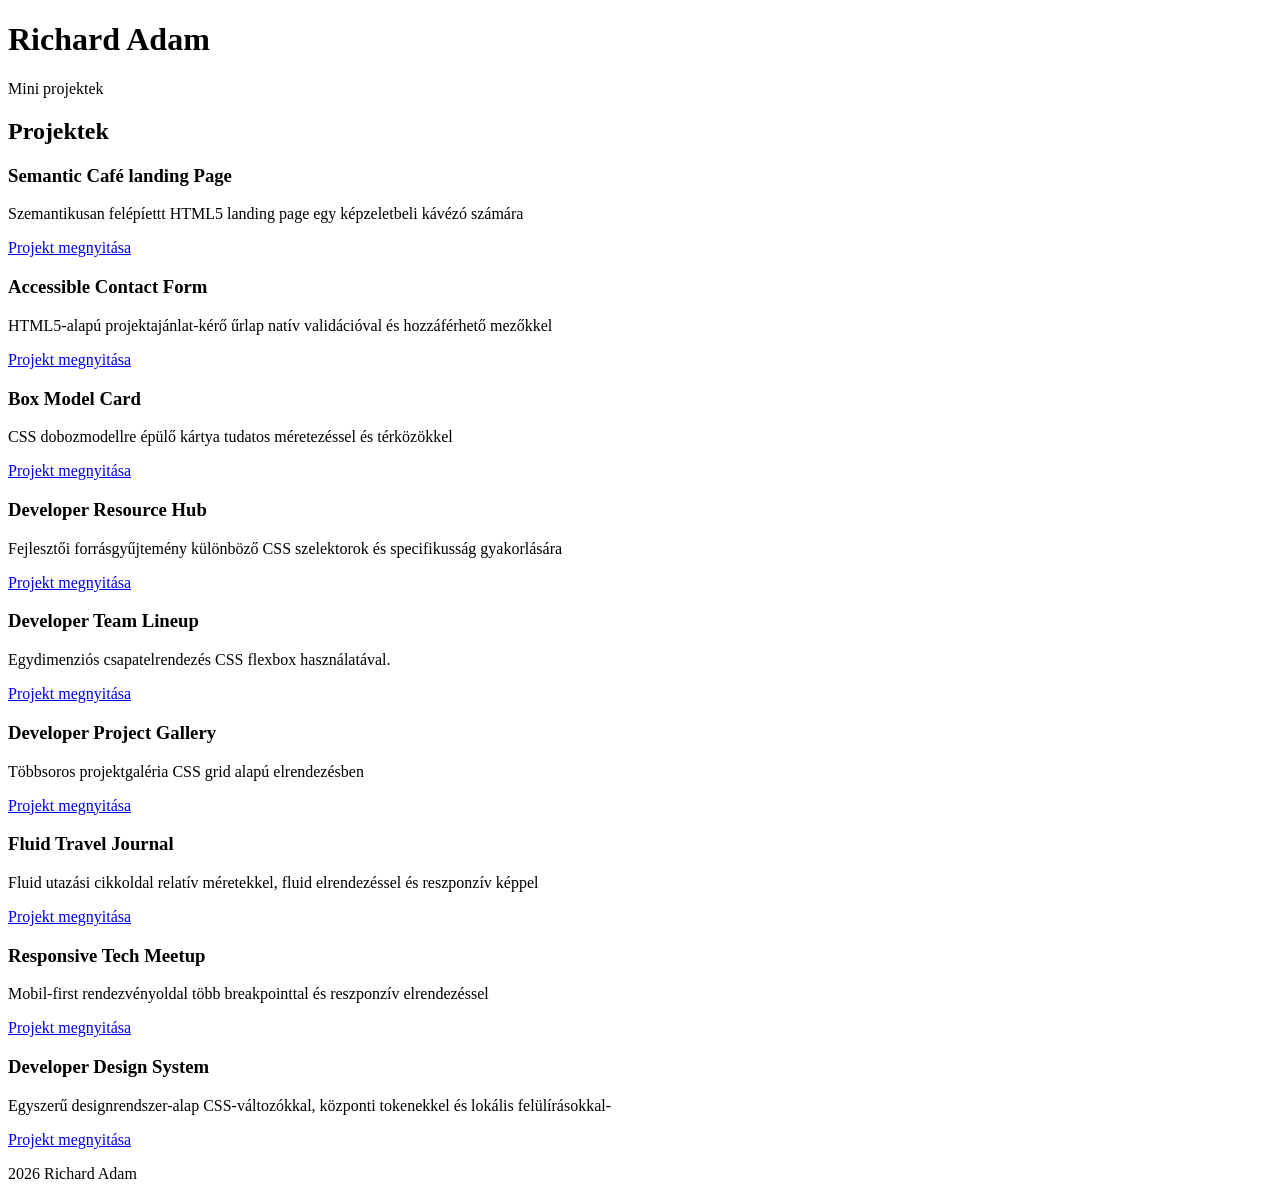
<file: index.html>
<!DOCTYPE html>
<html lang="hu">
<head>
    <meta charset="UTF-8">
    <meta name="viewport" content="width=device-width, initial-scale=1.0">
    <title>Portfólió</title>
</head>
<body>

    <header>
        <h1>Richard Adam</h1>
        <p>Mini projektek</p>
    </header>

    <main>
        <section id="projects">
            <h2>Projektek</h2>

            <article>
                <h3>Semantic Café landing Page</h3>
                <p>Szemantikusan felépíettt HTML5 landing page egy képzeletbeli kávézó számára</p>
                <a href="projects/semantic-cafe-landing/index.html">Projekt megnyitása</a>
            </article>

            <arcticle>
                <h3>Accessible Contact Form</h3>
                <p>
                    HTML5-alapú projektajánlat-kérő űrlap
                    natív validációval és hozzáférhető mezőkkel 
                </p>
                <a href="projects/accessible-contact-form/index.html">Projekt megnyitása</a>
            </arcticle>

            <arcticle>
                <h3>Box Model Card</h3>
                <p>
                    CSS dobozmodellre épülő kártya
                    tudatos méretezéssel és térközökkel
                </p>
                <a href="projects/box-model-card/index.html">Projekt megnyitása</a>
            </arcticle>

            <arcticle>
                <h3>Developer Resource Hub</h3>
                <p>
                    Fejlesztői forrásgyűjtemény különböző
                    CSS szelektorok és specifikusság gyakorlására
                </p>
                <a href="projects/developer-resource-hub/index.html">Projekt megnyitása</a>
            </arcticle>

            <arcticle>
                <h3>Developer Team Lineup</h3>
                <p>
                    Egydimenziós csapatelrendezés
                    CSS flexbox használatával.
                </p>
                <a href="projects/developer-team-lineup/index.html">Projekt megnyitása</a>
            </arcticle>

            <arcticle>
                <h3>Developer Project Gallery</h3>
                <p>
                    Többsoros projektgaléria
                    CSS grid alapú elrendezésben
                </p>
                <a href="projects/developer-project-gallery/index.html">Projekt megnyitása</a>
            </arcticle>

            <arcticle>
                <h3>Fluid Travel Journal</h3>
                <p>
                    Fluid utazási cikkoldal relatív méretekkel,
                    fluid elrendezéssel és reszponzív képpel
                </p>
                <a href="projects/fluid-travel-journal/index.html">Projekt megnyitása</a>
            </arcticle>

            <arcticle>
                <h3>Responsive Tech Meetup</h3>
                <p>
                    Mobil-first rendezvényoldal
                    több breakpointtal és reszponzív elrendezéssel
                </p>
                <a href="projects/responsive-tech-meetup/index.html">Projekt megnyitása</a>
            </arcticle>

            <arcticle>
                <h3>Developer Design System</h3>
                <p>
                    Egyszerű designrendszer-alap CSS-változókkal,
                    központi tokenekkel és lokális felülírásokkal-
                </p>
                <a href="projects/developer-design-system/index.html">Projekt megnyitása</a>
            </arcticle>
        </section>
    </main>

    <footer>
        <p>2026 Richard Adam</p>
    </footer>
    
</body>
</html>
</file>
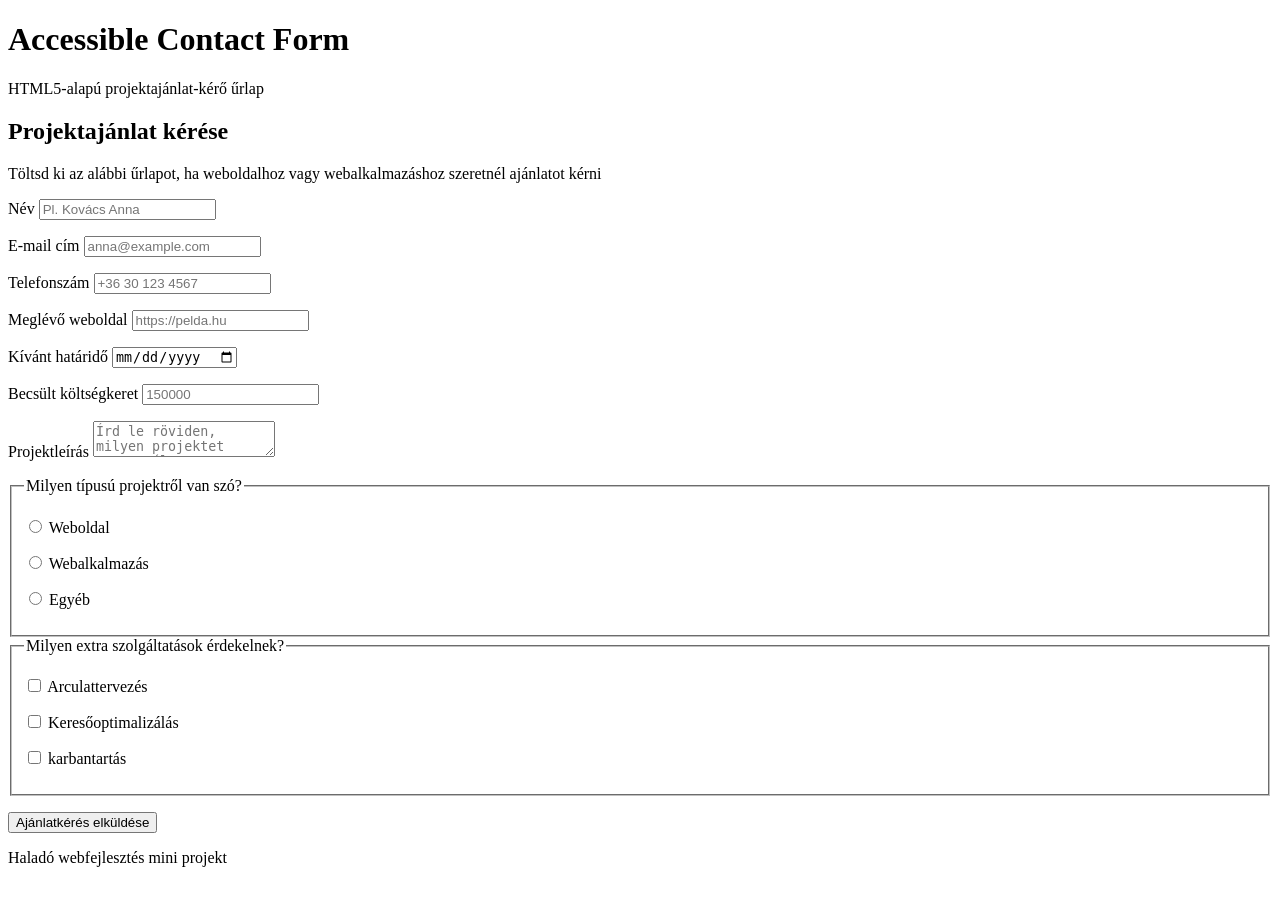
<file: projects/accessible-contact-form/index.html>
<!DOCTYPE html>
<html lang="hu">

<head>
    <meta charset="UTF-8">
    <meta name="viewport" content="width=device-width, initial-scale=1.0">
    <title>Accessible Contact Form</title>
</head>

<body>
    <header>
        <h1>Accessible Contact Form</h1>
        <p>HTML5-alapú projektajánlat-kérő űrlap</p>
    </header>

    <main>
        <section>
            <h2>Projektajánlat kérése</h2>

            <p>
                Töltsd ki az alábbi űrlapot, ha weboldalhoz vagy
                webalkalmazáshoz szeretnél ajánlatot kérni
            </p>

            <form action="#" method="get">
                <p>
                    <label for="name">Név</label>
                    <input id="name" name="name" type="text" required maxlength="80" placeholder="Pl. Kovács Anna">
                </p>

                <p>
                    <label for="email">E-mail cím</label>
                    <input id="email" name="email" type="email" required maxlength="120" placeholder="anna@example.com">
                </p>

                <p>
                    <label for="phone">Telefonszám</label>
                    <input id="phone" name="phone" type="tel" maxlength="30" placeholder="+36 30 123 4567">
                </p>

                <p>
                    <label for="website">Meglévő weboldal</label>
                    <input id="website" name="website" type="url" maxlength="120" placeholder="https://pelda.hu">
                </p>

                <p>
                    <label for="deadline">Kívánt határidő</label>
                    <input id="deadline" name="deadline" type="date">
                </p>

                <p>
                    <label for="budget">Becsült költségkeret</label>
                    <input id="budget" name="budget" type="number" placeholder="150000">
                </p>

                <p>
                    <label for="message">Projektleírás</label>
                    <textarea id="message" name="message" required minlength="20" maxlength="600" placeholder="Írd le röviden, milyen projektet szeretnél."></textarea>
                </p>

                <fieldset>
                    <legend>Milyen típusú projektről van szó?</legend>
                    <p>
                        <input type="radio" name="project-type" id="project-website" value="weboldal" required>
                        <label for="project-website">Weboldal</label>
                    </p>
                    <p>
                        <input type="radio" name="project-type" id="project-webapp" value="Webalkalmazás">
                        <label for="project-webapp">Webalkalmazás</label>
                    </p>
                    <p>
                        <input type="radio" name="project-type" id="project-other" value="egyeb">
                        <label for="project-other">Egyéb</label>
                    </p>
                </fieldset>

                <fieldset>
                    <legend>Milyen extra szolgáltatások érdekelnek?</legend>
                    <p>
                        <input type="checkbox" name="services" id="service-branding" value="arculattervezes">
                        <label for="service-branding">Arculattervezés</label>
                    </p>
                    <p>
                        <input type="checkbox" name="services" id="service-seo" value="keresooptimalizalas">
                        <label for="service-seo">Keresőoptimalizálás</label>
                    </p>
                    <p>
                        <input type="checkbox" name="services" id="service-maintance" value="karbantartas">
                        <label for="service-maintance">karbantartás</label>
                    </p>
                </fieldset>

                <p>
                    <button type="submit">Ajánlatkérés elküldése</button>
                </p>
            </form>

        </section>
    </main>

    <footer>
        <p>Haladó webfejlesztés mini projekt</p>
    </footer>

</body>

</html>
</file>
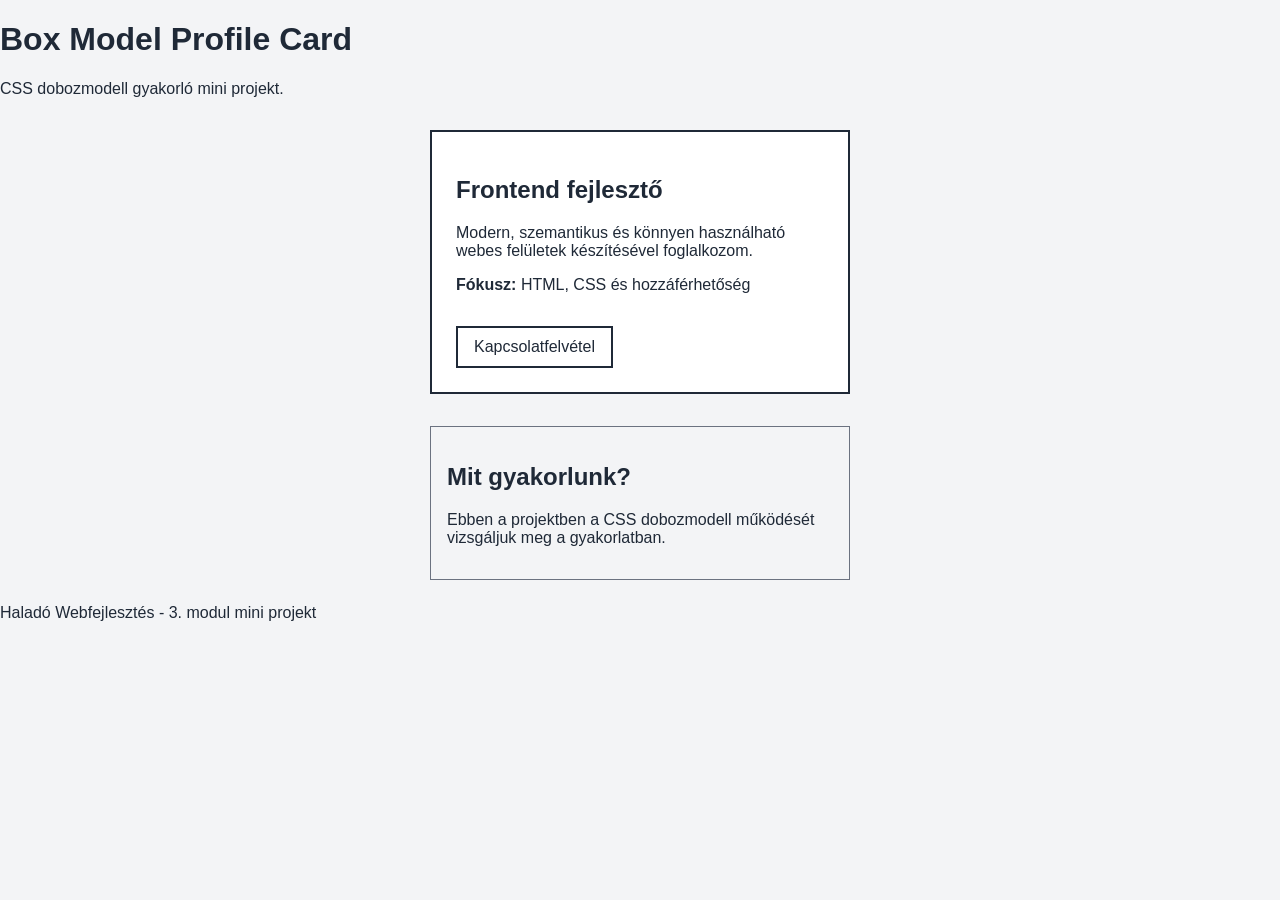
<file: projects/box-model-card/index.html>
<!DOCTYPE html>
<html lang="hu">
<head>
    <meta charset="UTF-8">
    <meta name="viewport" content="width=device-width, initial-scale=1.0">
    <title>Box Model Profile Card</title>
    <link rel="stylesheet" href="style.css">
</head>
<body>

    <header>
        <h1>Box Model Profile Card</h1>
        <p>CSS dobozmodell gyakorló mini projekt.</p>
    </header>

    <main>
        <article>
            <h2>Frontend fejlesztő</h2>

            <p>
                Modern, szemantikus és könnyen használható
                webes felületek készítésével foglalkozom.
            </p>

            <p>
                <strong>Fókusz:</strong>
                HTML, CSS és hozzáférhetőség
            </p>

            <a href="mailto:hello@example.com">
                Kapcsolatfelvétel
            </a>
        </article>

        <section>
            <h2>Mit gyakorlunk?</h2>
            <p>
                Ebben a projektben a CSS dobozmodell
                működését vizsgáljuk meg a gyakorlatban.
            </p>
        </section>
    </main>

    <footer>
        <p>Haladó Webfejlesztés - 3. modul mini projekt</p>
    </footer>

</body>
</html>
</file>
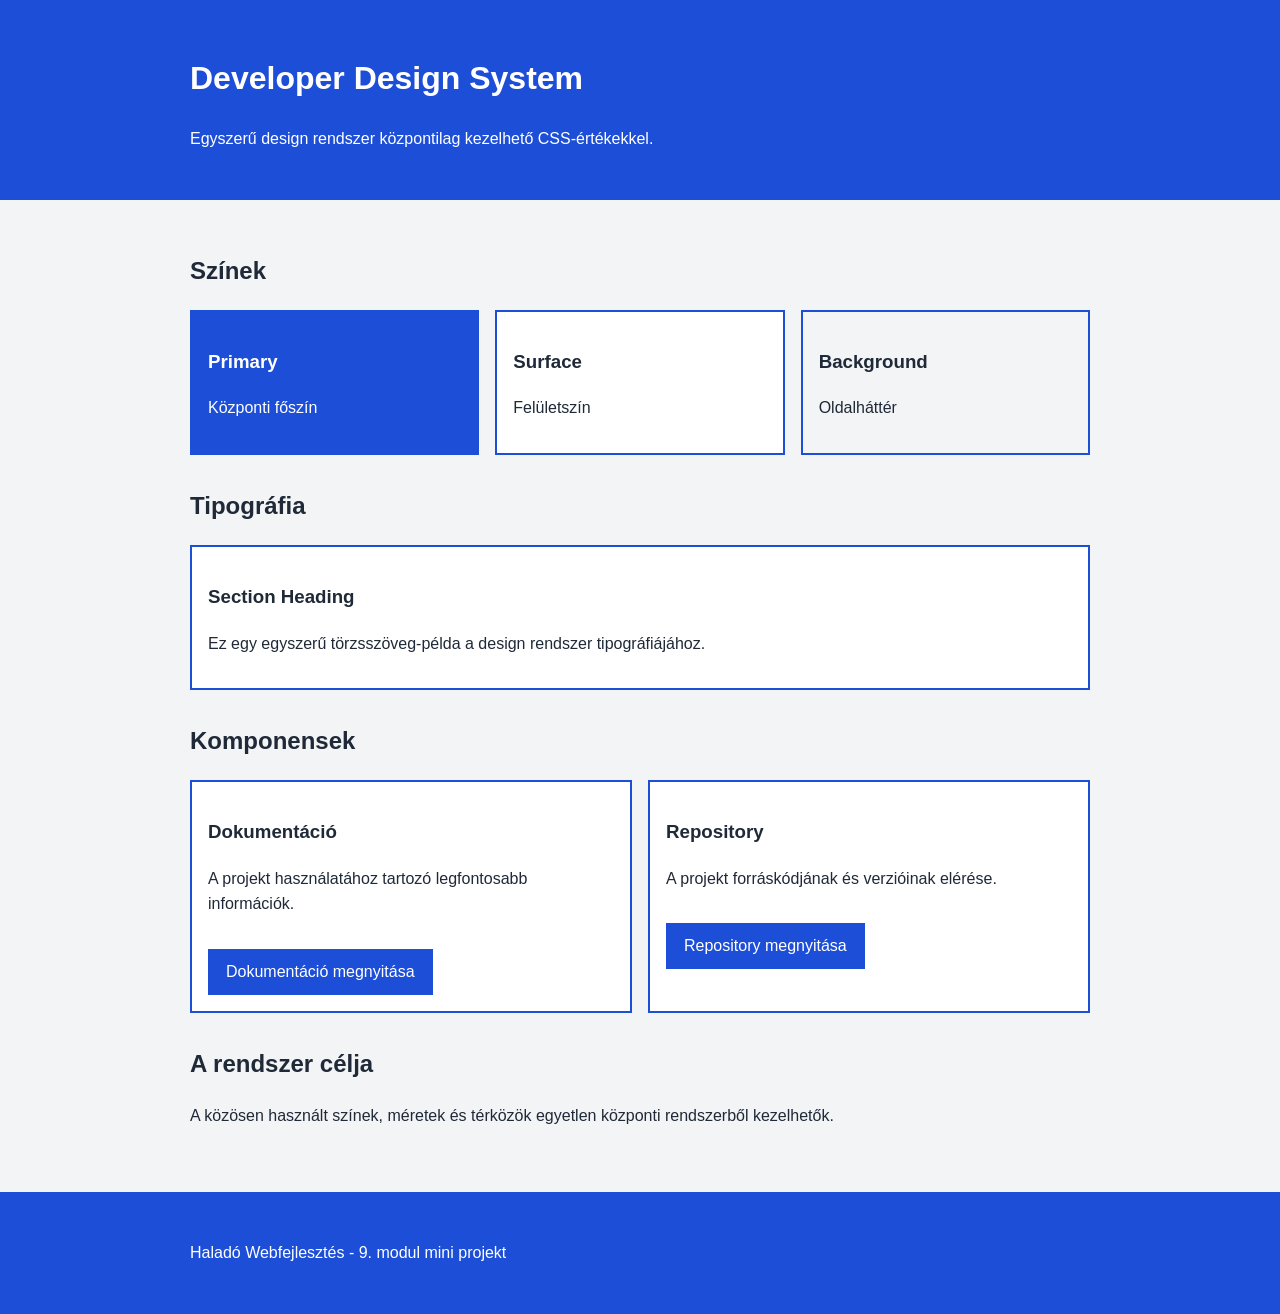
<file: projects/developer-design-system/index.html>
<!DOCTYPE html>
<html lang="hu">
<head>
    <meta charset="UTF-8">
    <meta name="viewport" content="width=device-width, initial-scale=1.0">
    <title>Developer Design System</title>
    <link rel="stylesheet" href="style.css">
</head>
<body>

    <header>
        <div class="page-container">
            <h1>Developer Design System</h1>
            <p>
                Egyszerű design rendszer központilag
                kezelhető CSS-értékekkel.
            </p>
        </div>
    </header>

    <main class="page-container">

        <section>
            <h2>Színek</h2>

            <div class="color-grid">

                <article class="color-sample primary-sample">
                    <h3>Primary</h3>
                    <p>Központi főszín</p>
                </article>

                <article class="color-sample surface-sample">
                    <h3>Surface</h3>
                    <p>Felületszín</p>
                </article>

                <article class="color-sample background-sample">
                    <h3>Background</h3>
                    <p>Oldalháttér</p>
                </article>

            </div>
        </section>

        <section>
            <h2>Tipográfia</h2>

            <div class="type-example">
                <h3>Section Heading</h3>

                <p>
                    Ez egy egyszerű törzsszöveg-példa
                    a design rendszer tipográfiájához.
                </p>
            </div>
        </section>

        <section>
            <h2>Komponensek</h2>

            <div class="component-grid">

                <article class="component-card">
                    <h3>Dokumentáció</h3>

                    <p>
                        A projekt használatához tartozó
                        legfontosabb információk.
                    </p>

                    <a href="#">
                        Dokumentáció megnyitása
                    </a>
                </article>

                <article class="component-card">
                    <h3>Repository</h3>

                    <p>
                        A projekt forráskódjának
                        és verzióinak elérése.
                    </p>

                    <a href="#">
                        Repository megnyitása
                    </a>
                </article>

            </div>
        </section>

        <section>
            <h2>A rendszer célja</h2>

            <p>
                A közösen használt színek, méretek és térközök
                egyetlen központi rendszerből kezelhetők.
            </p>
        </section>

    </main>

    <footer>
        <div class="page-container">
            <p>Haladó Webfejlesztés - 9. modul mini projekt</p>
        </div>
    </footer>

</body>
</html>
</file>
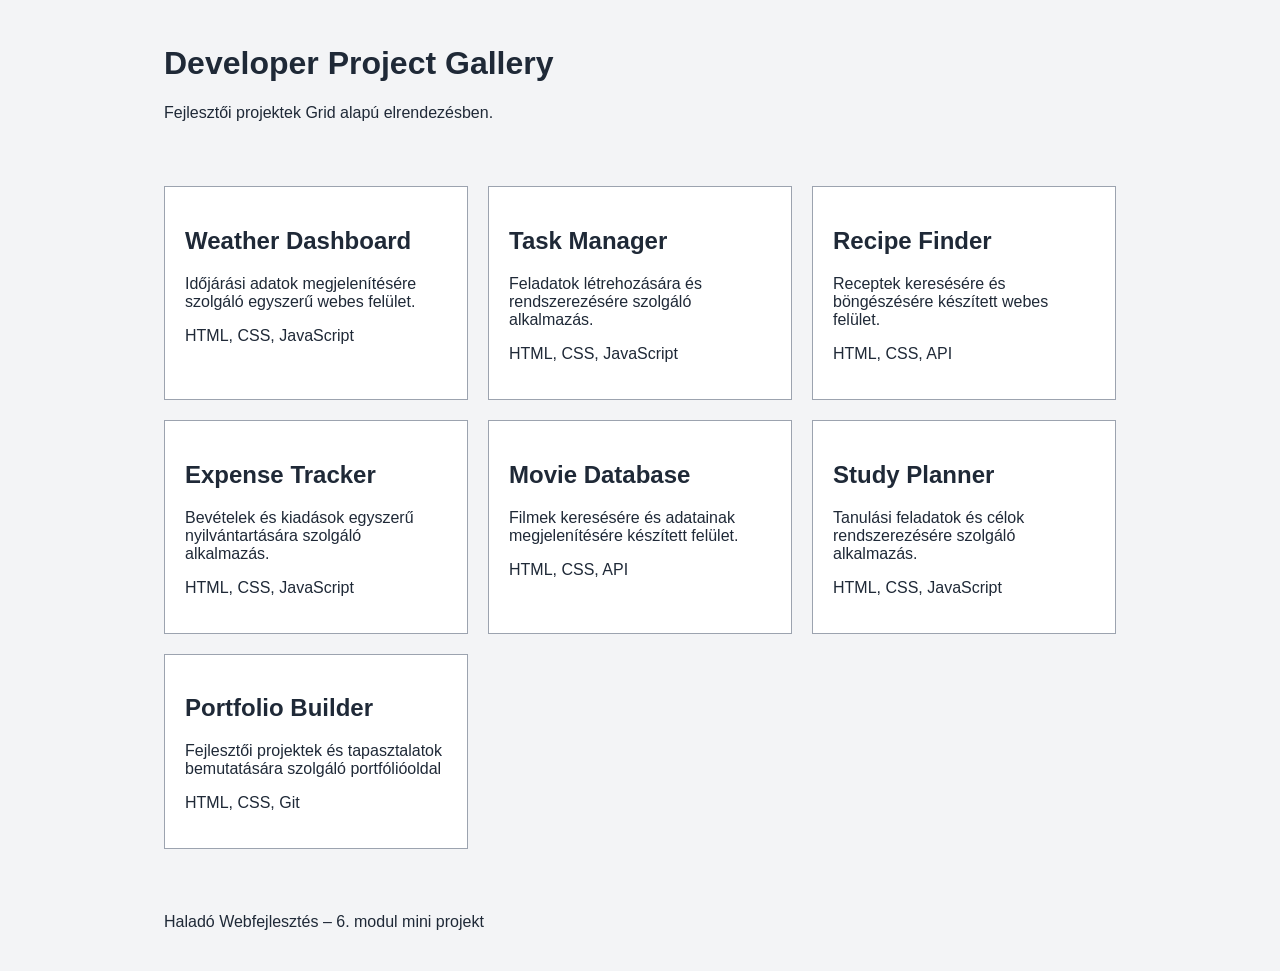
<file: projects/developer-project-gallery/index.html>
<!DOCTYPE html>
<html lang="hu">
<head>
    <meta charset="UTF-8">
    <meta name="viewport" content="width=device-width, initial-scale=1.0">
    <title>Developer Project Gallery</title>
    <link rel="stylesheet" href="style.css">
</head>
<body>

    <header>
        <h1>Developer Project Gallery</h1>
        <p>Fejlesztői projektek Grid alapú elrendezésben.</p>
    </header>

    <main>
        <section class="project-grid">

            <article class="project-card">
                <h2>Weather Dashboard</h2>
                <p>
                    Időjárási adatok megjelenítésére szolgáló
                    egyszerű webes felület.
                </p>
                <p>HTML, CSS, JavaScript</p>
            </article>

            <article class="project-card">
                <h2>Task Manager</h2>
                <p>
                    Feladatok létrehozására és rendszerezésére
                    szolgáló alkalmazás.
                </p>
                <p>HTML, CSS, JavaScript</p>
            </article>

            <article class="project-card">
                <h2>Recipe Finder</h2>
                <p>
                    Receptek keresésére és böngészésére
                    készített webes felület.
                </p>
                <p>HTML, CSS, API</p>
            </article>

            <article class="project-card">
                <h2>Expense Tracker</h2>
                <p>
                    Bevételek és kiadások egyszerű
                    nyilvántartására szolgáló alkalmazás.
                </p>
                <p>HTML, CSS, JavaScript</p>
            </article>

            <article class="project-card">
                <h2>Movie Database</h2>
                <p>
                    Filmek keresésére és adatainak
                    megjelenítésére készített felület.
                </p>
                <p>HTML, CSS, API</p>
            </article>

            <article class="project-card">
                <h2>Study Planner</h2>
                <p>
                    Tanulási feladatok és célok
                    rendszerezésére szolgáló alkalmazás.
                </p>
                <p>HTML, CSS, JavaScript</p>
            </article>

            <article class="project-card">
                <h2>Portfolio Builder</h2>
                <p>
                    Fejlesztői projektek és tapasztalatok
                    bemutatására szolgáló portfólióoldal
                </p>
                <p>HTML, CSS, Git</p>
            </article>

        </section>
    </main>

    <footer>
        <p>Haladó Webfejlesztés – 6. modul mini projekt</p>
    </footer>

</body>
</html>
</file>
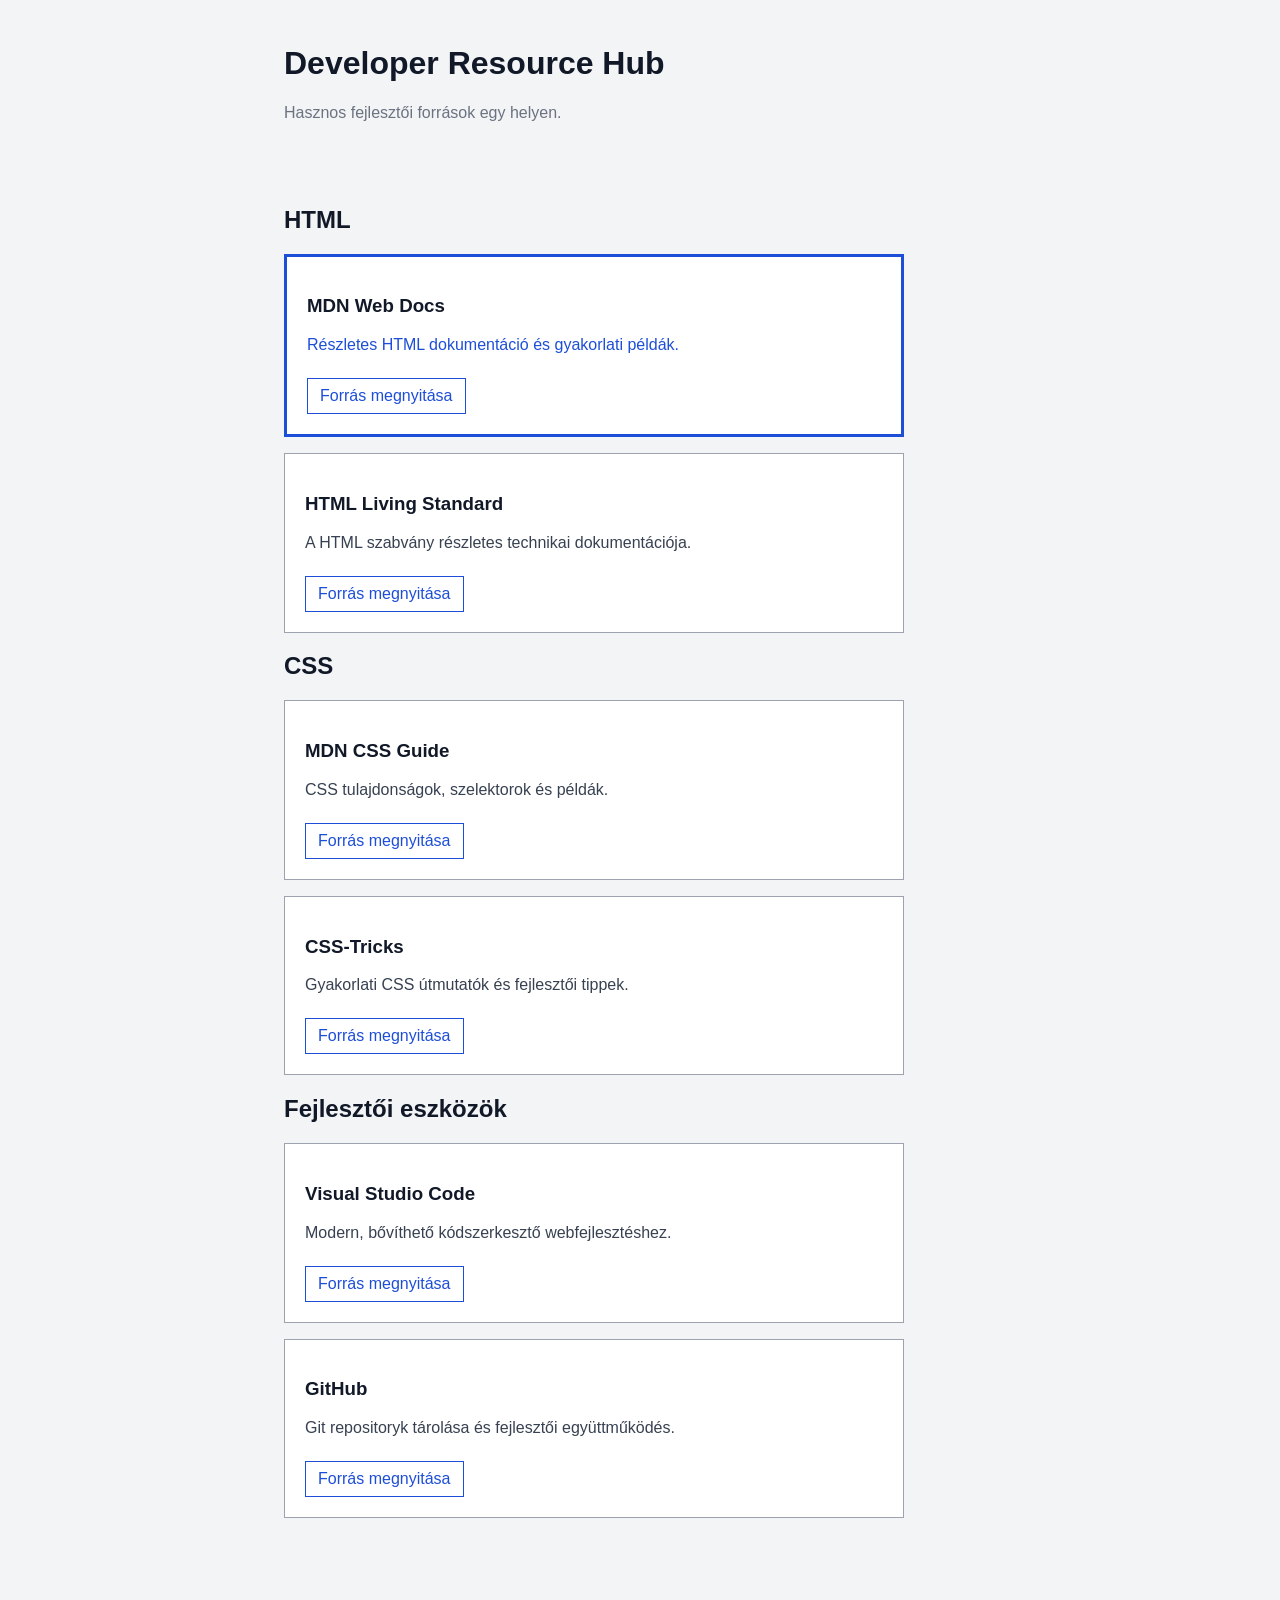
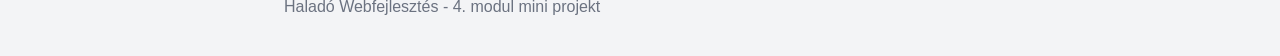
<file: projects/developer-resource-hub/index.html>
<!DOCTYPE html>
<html lang="hu">
<head>
    <meta charset="UTF-8">
    <meta name="viewport" content="width=device-width, initial-scale=1.0">
    <title>Developer Resource Hub</title>
    <link rel="stylesheet" href="style.css">
</head>
<body>

    <header>
        <h1>Developer Resource Hub</h1>
        <p>Hasznos fejlesztői források egy helyen.</p>
    </header>

    <main>

        <section>
            <h2>HTML</h2>

            <article class="resource-card" id="featured-resource">
                <h3>MDN Web Docs</h3>
                <p class="description">
                    Részletes HTML dokumentáció és gyakorlati példák.
                </p>
                <a href="https://developer.mozilla.org/" target="_blank">
                    Forrás megnyitása
                </a>
            </article>

            <article class="resource-card">
                <h3>HTML Living Standard</h3>
                <p class="description">
                    A HTML szabvány részletes technikai dokumentációja.
                </p>
                <a href="https://html.spec.whatwg.org/" target="_blank">
                    Forrás megnyitása
                </a>
            </article>
        </section>

        <section>
            <h2>CSS</h2>

            <article class="resource-card">
                <h3>MDN CSS Guide</h3>
                <p class="description">
                    CSS tulajdonságok, szelektorok és példák.
                </p>
                <a href="https://developer.mozilla.org/en-US/docs/Web/CSS" target="_blank">
                    Forrás megnyitása
                </a>
            </article>

            <article class="resource-card">
                <h3>CSS-Tricks</h3>
                <p class="description">
                    Gyakorlati CSS útmutatók és fejlesztői tippek.
                </p>
                <a href="https://css-tricks.com/" target="_blank">
                    Forrás megnyitása
                </a>
            </article>
        </section>

        <section>
            <h2>Fejlesztői eszközök</h2>

            <article class="resource-card">
                <h3>Visual Studio Code</h3>
                <p class="description">
                    Modern, bővíthető kódszerkesztő webfejlesztéshez.
                </p>
                <a href="https://code.visualstudio.com/" target="_blank">
                    Forrás megnyitása
                </a>
            </article>

            <article class="resource-card">
                <h3>GitHub</h3>
                <p class="description">
                    Git repositoryk tárolása és fejlesztői együttműködés.
                </p>
                <a href="https://github.com/" target="_blank">
                    Forrás megnyitása
                </a>
            </article>
        </section>

    </main>

    <footer>
        <p>Haladó Webfejlesztés - 4. modul mini projekt</p>
    </footer>

</body>
</html>
</file>
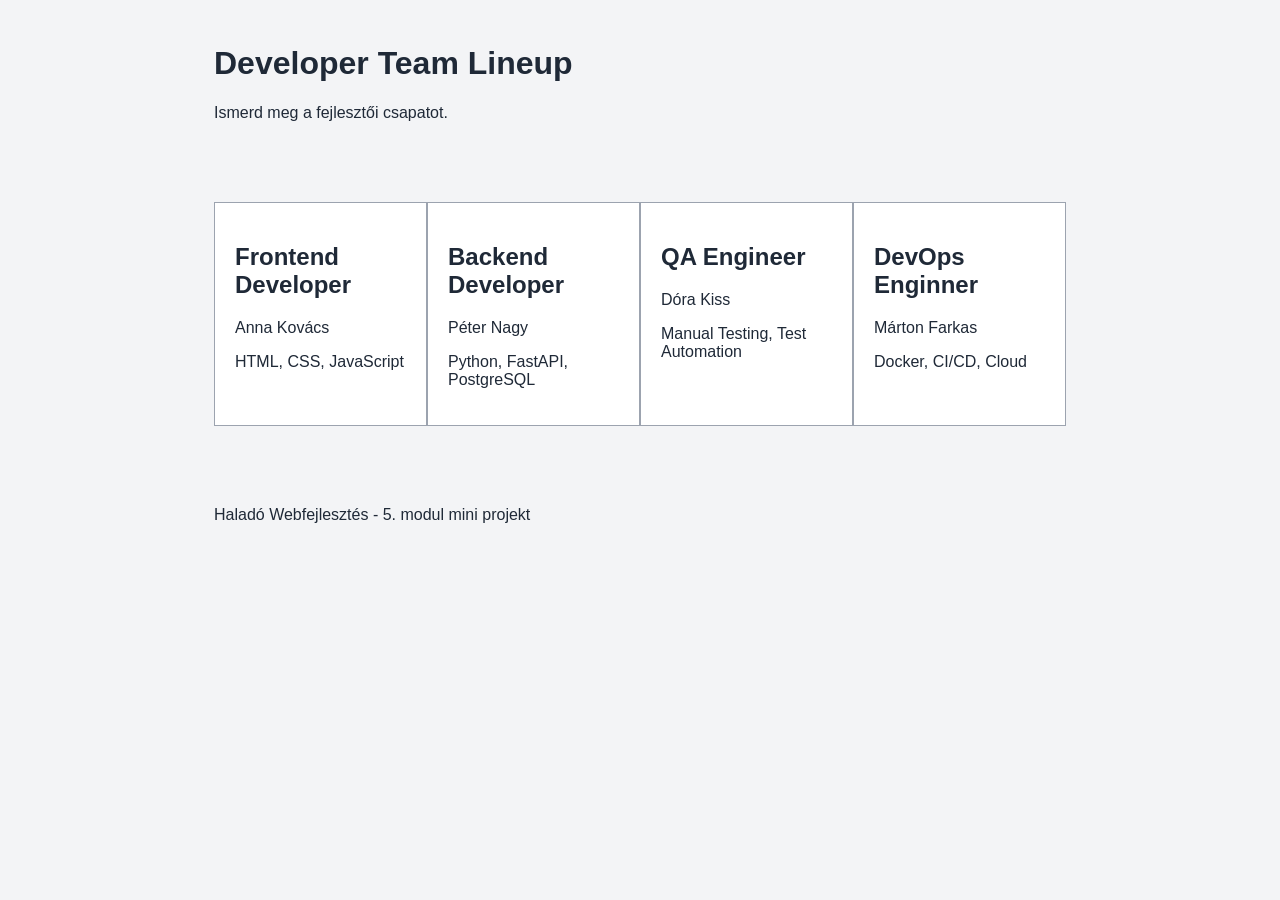
<file: projects/developer-team-lineup/index.html>
<!DOCTYPE html>
<html lang="hu">
<head>
    <meta charset="UTF-8">
    <meta name="viewport" content="width=device-width, initial-scale=1.0">
    <title>Developer Team Lineup</title>
    <link rel="stylesheet" href="style.css">
</head>
<body>

    <header>
        <h1>Developer Team Lineup</h1>
        <p>Ismerd meg a fejlesztői csapatot.</p>
    </header>

    <main>
        <section class="team">
            <article class="member-card">
                <h2>Frontend Developer</h2>
                <p>Anna Kovács</p>
                <p>HTML, CSS, JavaScript</p>
            </article>

            <article class="member-card">
                <h2>Backend Developer</h2>
                <p>Péter Nagy</p>
                <p>Python, FastAPI, PostgreSQL</p>
            </article>

            <article class="member-card">
                <h2>QA Engineer</h2>
                <p>Dóra Kiss</p>
                <p>Manual Testing, Test Automation</p>
            </article>

            <article class="member-card">
                <h2>DevOps Enginner</h2>
                <p>Márton Farkas</p>
                <p>Docker, CI/CD, Cloud</p>
            </article>
        </section>
    </main>

    <footer>
        <p>Haladó Webfejlesztés - 5. modul mini projekt</p>
    </footer>

</body>
</html>
</file>
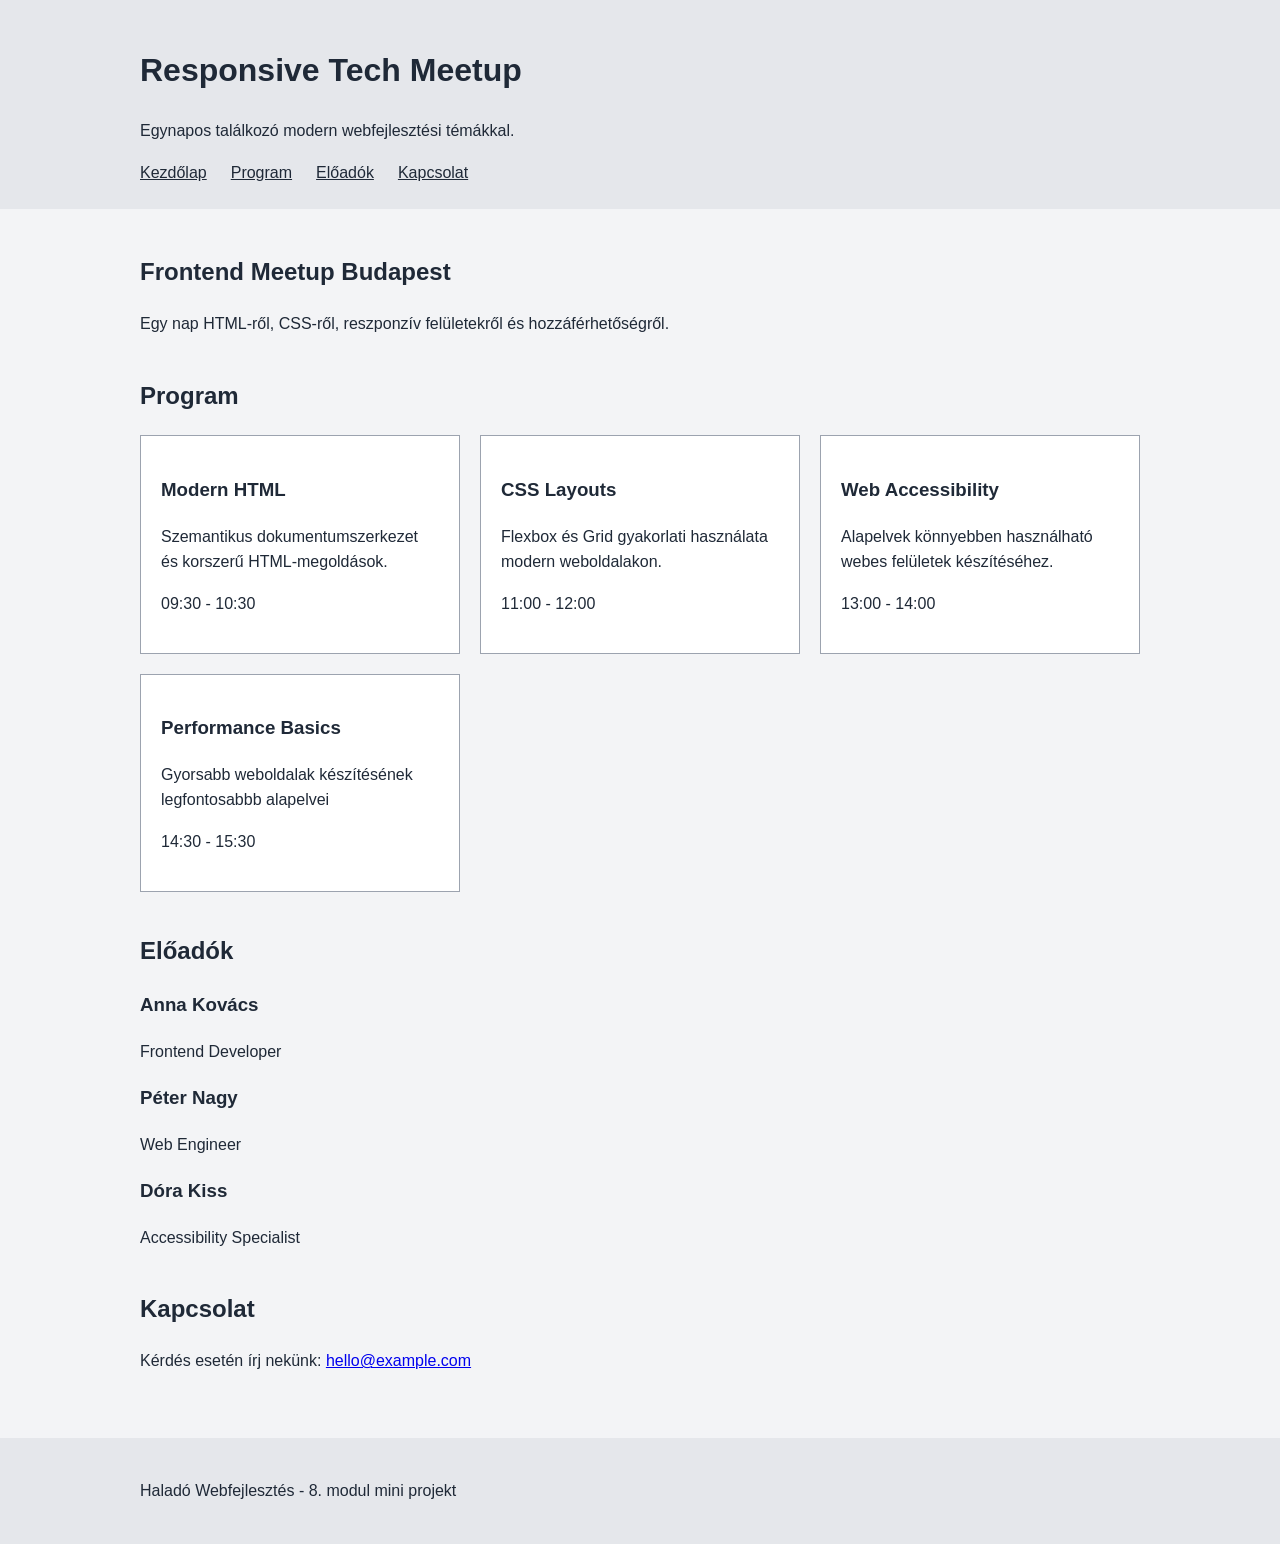
<file: projects/responsive-tech-meetup/index.html>
<!DOCTYPE html>
<html lang="hu">
<head>
    <meta charset="UTF-8">
    <meta name="viewport" content="width=device-width, initial-scale=1.0">
    <title>Responsive Tech Meetup</title>
    <link rel="stylesheet" href="style.css">
</head>
<body>

    <header id="home">
        <div class="page-container">
            <h1>Responsive Tech Meetup</h1>
            <p>Egynapos találkozó modern webfejlesztési témákkal.</p>

            <nav>
                <a href="#home">Kezdőlap</a>
                <a href="#program">Program</a>
                <a href="#speakers">Előadók</a>
                <a href="#contact">Kapcsolat</a>
            </nav>
        </div>
    </header>

    <main class="page-container">

        <section>
            <h2>Frontend Meetup Budapest</h2>

            <p>
                Egy nap HTML-ről, CSS-ről, reszponzív
                felületekről és hozzáférhetőségről.
            </p>
        </section>

        <section id="program">
            <h2>Program</h2>

            <div class="schedule">

                <article class="session-card">
                    <h3>Modern HTML</h3>
                    <p>
                        Szemantikus dokumentumszerkezet és
                        korszerű HTML-megoldások.
                    </p>
                    <p>09:30 - 10:30</p>
                </article>

                <article class="session-card">
                    <h3>CSS Layouts</h3>
                    <p>
                        Flexbox és Grid gyakorlati használata
                        modern weboldalakon.
                    </p>
                    <p>11:00 - 12:00</p>
                </article>

                <article class="session-card">
                    <h3>Web Accessibility</h3>
                    <p>
                        Alapelvek könnyebben használható
                        webes felületek készítéséhez.
                    </p>
                    <p>13:00 - 14:00</p>
                </article>

                <article class="session-card">
                    <h3>Performance Basics</h3>
                    <p>
                        Gyorsabb weboldalak készítésének
                        legfontosabbb alapelvei
                    </p>
                    <p>14:30 - 15:30</p>
                </article>

            </div>
        </section>

        <section id="speakers">
            <h2>Előadók</h2>

            <article>
                <h3>Anna Kovács</h3>
                <p>Frontend Developer</p>
            </article>

            <article>
                <h3>Péter Nagy</h3>
                <p>Web Engineer</p>
            </article>

            <article>
                <h3>Dóra Kiss</h3>
                <p>Accessibility Specialist</p>
            </article>
        </section>

        <section id="contact">
            <h2>Kapcsolat</h2>

            <p>
                Kérdés esetén írj nekünk:
                <a href="mailto:hello@example.com">
                    hello@example.com
                </a>
            </p>
        </section>

    </main>

    <footer>
        <div class="page-container">
            <p>Haladó Webfejlesztés - 8. modul mini projekt</p>
        </div>
    </footer>

</body>
</html>
</file>
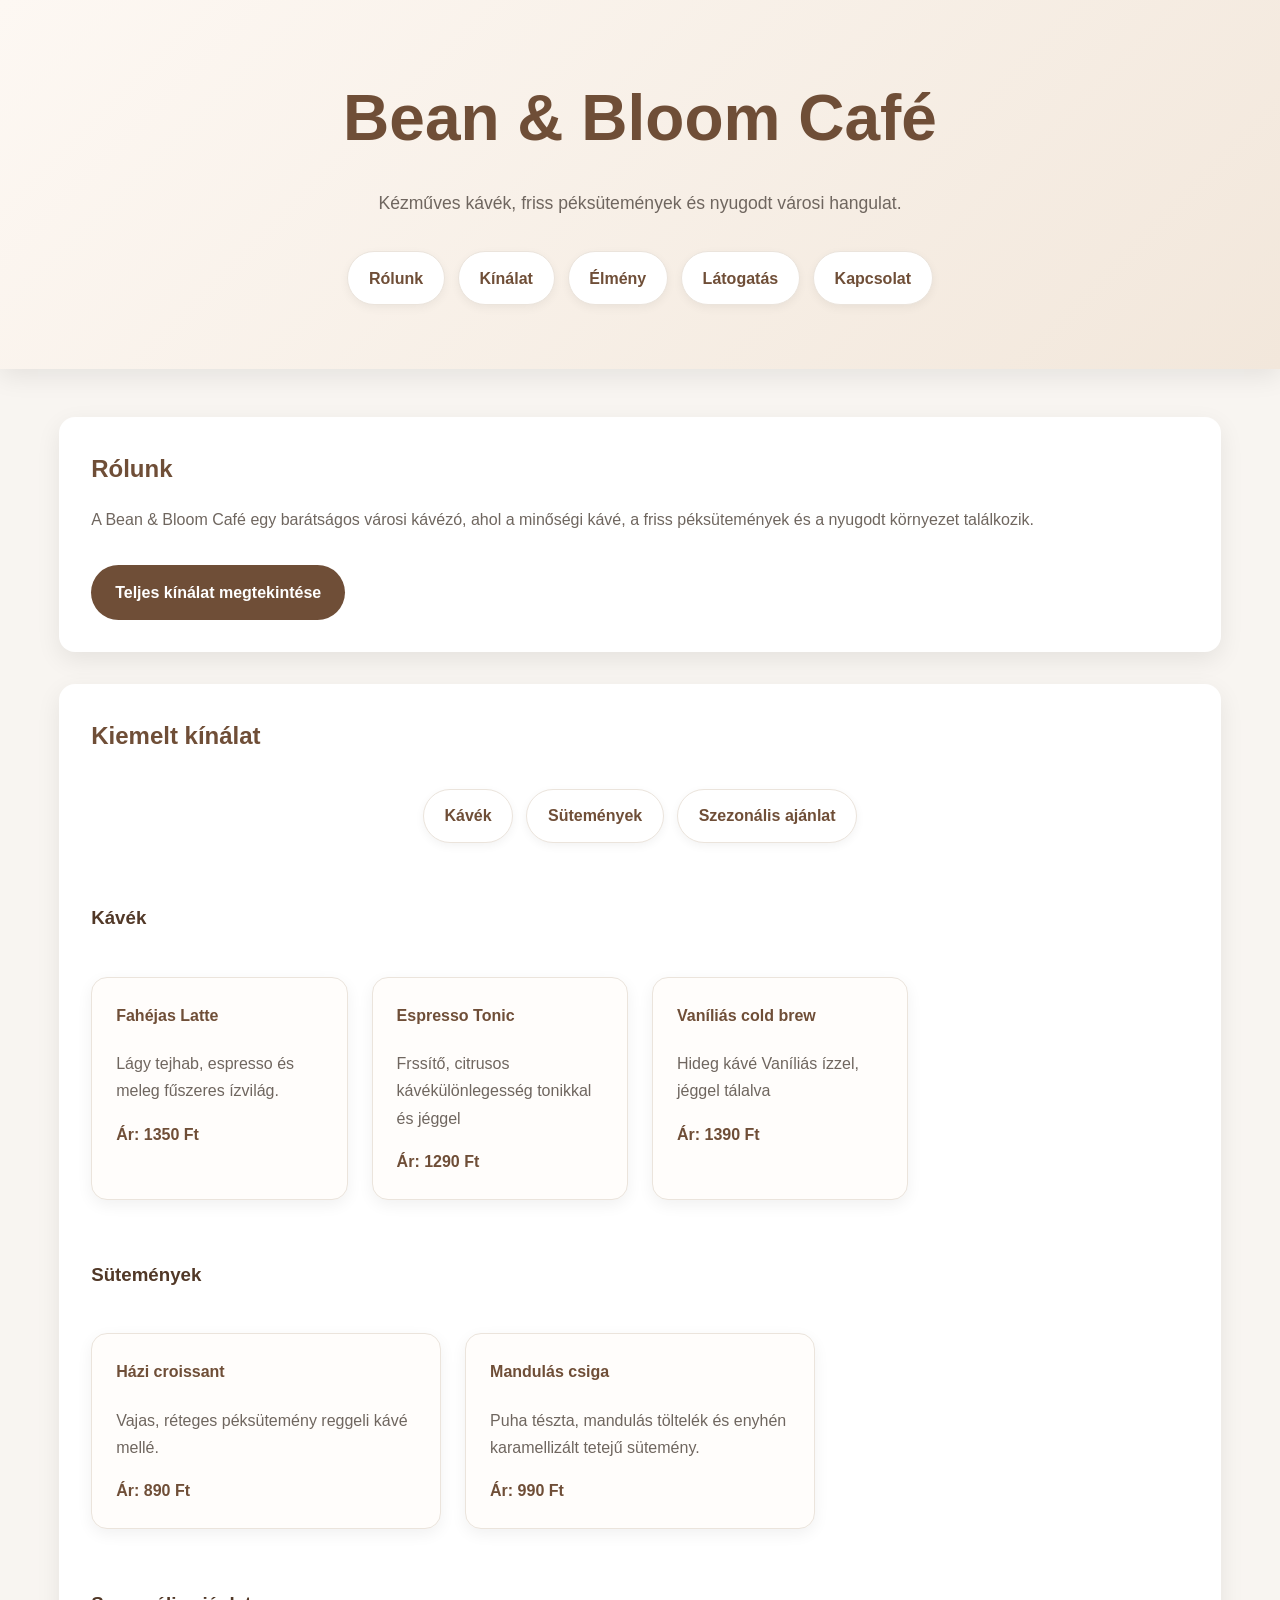
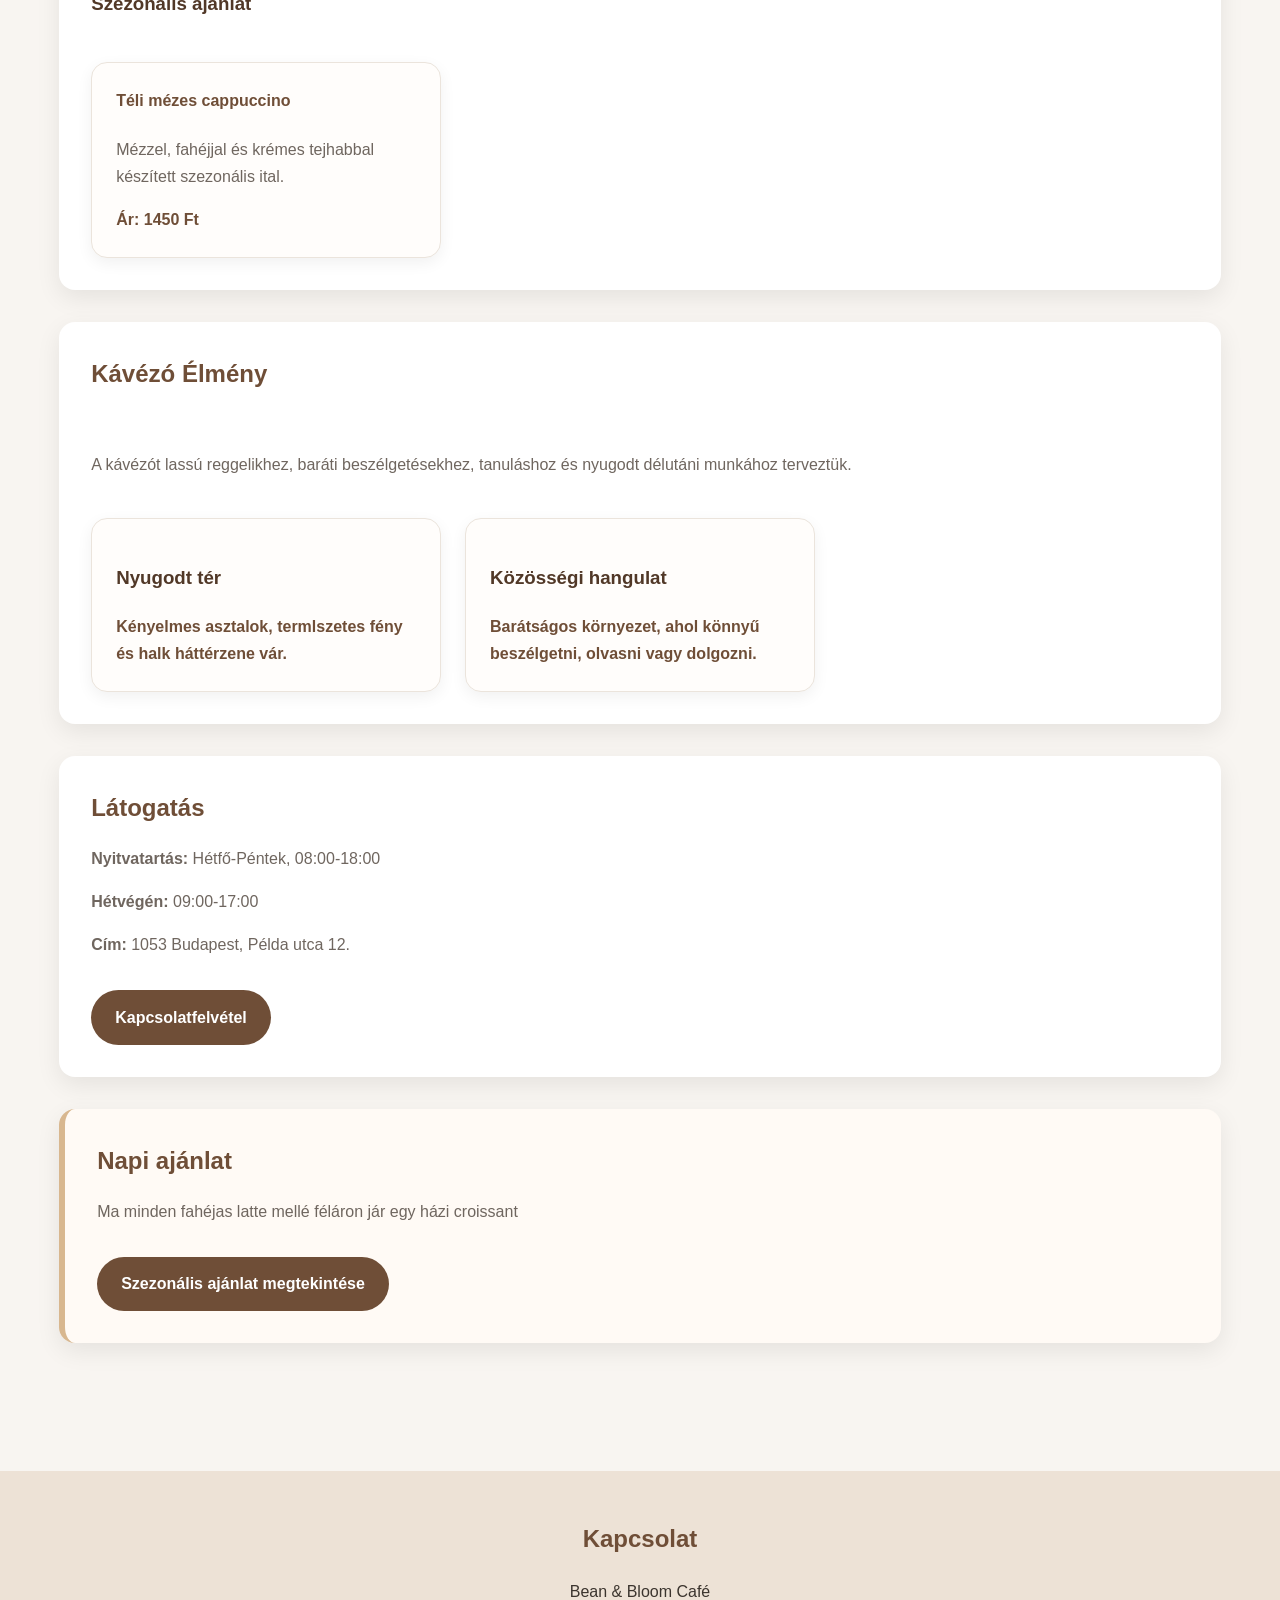
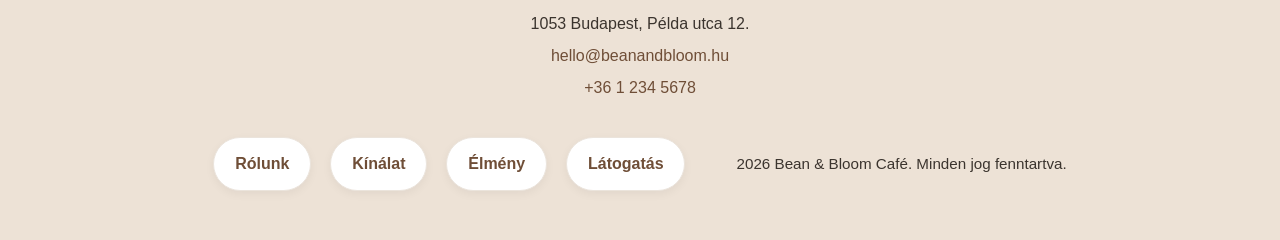
<file: projects/semantic-cafe-landing/index.html>
<!DOCTYPE html>
<html lang="hu">

<head>
    <meta charset="UTF-8">
    <meta name="viewport" content="width=device-width, initial-scale=1.0">
    <link rel="stylesheet" href="style/style.css">
    <title>Bean & Bloom Café</title>
</head>

<body>
    <!--
    PROJEKT SPECIFIKÁCIÓ

    Készíts egy egyoldalas landing page-et a képzeletbeli
    Bean & Bloom Café számára.

    Az oldal tartalmazza:

    1. BEVEZETŐ RÉSZ
    - a kávézó nevét;
    - egy rövid hangulatleírást;
    - navigációt az oldal fontosabb részeihez:
      Rólunk, Kínálat, Élmény, Látogatás, Kapcsolat.

    2. RÓLUNK
    - a kávézó rövid bemutatását;
    - egy hivatkozást, amely a kínálathoz vezet.

    3. KÍNÁLAT
    A kínálat három kategóriából álljon:
    - Kávék;
    - Sütemények;
    - Szezonális ajánlat.

    A kínálaton belül legyen külön navigáció,
    amely közvetlenül ezekhez a kategóriákhoz vezet.

    A Kávék kategória tartalmazzon legalább 3 terméket.
    Minden termékhez tartozzon:
    - név;
    - rövid leírás;
    - ár.

    A Sütemények kategória tartalmazzon legalább 2 terméket.
    Minden termékhez tartozzon:
    - név;
    - rövid leírás;
    - ár.

    A Szezonális ajánlat tartalmazzon legalább 1 terméket:
    - névvel;
    - rövid leírással;
    - árral.

    4. KÁVÉZÓ ÉLMÉNY
    - rövid bemutató szöveg;
    - legalább két önálló tartalmi egység:
      például a tér bemutatása és a közösségi hangulat.

    5. LÁTOGATÁS
    Tartalmazza:
    - hétköznapi nyitvatartás;
    - hétvégi nyitvatartás;
    - cím;
    - hivatkozás a kapcsolatfelvételi részhez.

    6. NAPI AJÁNLAT
    - legyen egy, a fő tartalomhoz kapcsolódó,
      de kiegészítő jellegű napi ajánlat;
    - tartalmazzon hivatkozást a szezonális kínálathoz.

    7. KAPCSOLAT
    Tartalmazza:
    - a kávézó nevét;
    - címét;
    - kattintható e-mail-címet;
    - kattintható telefonszámot.

    8. ALSÓ NAVIGÁCIÓ ÉS LEZÁRÁS
    - legyen egy további navigációs lehetőség
      az oldal fontosabb részeihez;
    - szerepeljen szerzői jogi információ.

    -->

    <header>
        <h1>Bean & Bloom Café</h1>
        <p>Kézműves kávék, friss péksütemények és nyugodt városi hangulat.</p>

        <nav>
            <a href="#about">Rólunk</a>
            <a href="#menu">Kínálat</a>
            <a href="#experience">Élmény</a>
            <a href="#visit">Látogatás</a>
            <a href="#contact">Kapcsolat</a>
        </nav>
    </header>

    <main>
        <section id="about">

            <h2>Rólunk</h2>
            <p>
                A Bean & Bloom Café egy barátságos városi kávézó, ahol a minőségi kávé,
                a friss péksütemények és a nyugodt környezet találkozik.
            </p>
            <a href="#menu">Teljes kínálat megtekintése</a>

        </section>

        <section id="menu">
            <h2>Kiemelt kínálat</h2>

            <nav aria-label="Kínálat gyorslinkek">
                <a href="#coffee">Kávék</a>
                <a href="#pastries">Sütemények</a>
                <a href="#seasonal">Szezonális ajánlat</a>
            </nav>

            <section id="coffee">
                <h3>Kávék</h3>

                <article>
                    <h4>Fahéjas Latte</h4>
                    <p>Lágy tejhab, espresso és meleg fűszeres ízvilág.</p>
                    <p>Ár: 1350 Ft</p>
                </article>
                <article>
                    <h4>Espresso Tonic</h4>
                    <p>Frssítő, citrusos kávékülönlegesség tonikkal és jéggel</p>
                    <p>Ár: 1290 Ft</p>
                </article>
                <article>
                    <h4>Vaníliás cold brew</h4>
                    <p>Hideg kávé Vaníliás ízzel, jéggel tálalva</p>
                    <p>Ár: 1390 Ft</p>
                </article>

            </section>

            <section id="pastries">
                <h3>Sütemények</h3>

                <article>
                    <h4>Házi croissant</h4>
                    <p>Vajas, réteges péksütemény reggeli kávé mellé.</p>
                    <p>Ár: 890 Ft</p>
                </article>

                <article>
                    <h4>Mandulás csiga</h4>
                    <p>Puha tészta, mandulás töltelék és enyhén karamellizált tetejű sütemény.</p>
                    <p>Ár: 990 Ft</p>
                </article>
            </section>

            <section id="seasonal">
                <h3>Szezonális ajánlat</h3>

                <article>
                    <h4>Téli mézes cappuccino</h4>
                    <p>Mézzel, fahéjjal és krémes tejhabbal készített szezonális ital.</p>
                    <p>Ár: 1450 Ft</p>
                </article>
            </section>
        </section>

        <section id="experience">
            <h2>Kávézó Élmény</h2>

            <p>
                A kávézót lassú reggelikhez, baráti beszélgetésekhez, tanuláshoz
                és nyugodt délutáni munkához terveztük.
            </p>

            <article>
                <h3>Nyugodt tér</h3>
                <p>Kényelmes asztalok, termlszetes fény és halk háttérzene vár.</p>
            </article>

            <article>
                <h3>Közösségi hangulat</h3>
                <p>Barátságos környezet, ahol könnyű beszélgetni, olvasni vagy dolgozni.</p>
            </article>
        </section>

        <section id="visit">
            <h2>Látogatás</h2>
            <p><strong>Nyitvatartás:</strong> Hétfő-Péntek, 08:00-18:00</p>
            <p><strong>Hétvégén:</strong> 09:00-17:00</p>
            <p><strong>Cím:</strong>  1053 Budapest, Példa utca 12.</p>
            <a href="#contact">Kapcsolatfelvétel</a>
        </section>

        <aside>
            <h2>Napi ajánlat</h2>
            <p>Ma minden fahéjas latte mellé féláron jár egy házi croissant</p>
            <a href="#seasonal">Szezonális ajánlat megtekintése</a>
        </aside>
    </main>

    <footer id="contact">
        <h2>Kapcsolat</h2>

        <address>
            Bean & Bloom Café<br>
            1053 Budapest, Példa utca 12.<br>
            <a href="mailto:hello@beanandbloom.hu">hello@beanandbloom.hu</a><br>
            <a href="tel:+3612345678">+36 1 234 5678</a>
        </address>

        <nav aria-label="Lábléc navigáció">
            <a href="#about">Rólunk</a>
            <a href="#menu">Kínálat</a>
            <a href="#experience">Élmény</a>
            <a href="#visit">Látogatás</a>

            <p>2026 Bean & Bloom Café. Minden jog fenntartva.</p>
        </nav>
    </footer>

    <script src="js/script.js"></script>
</body>

</html>
</file>
<file: projects/box-model-card/style.css>
body {
    margin: 0;
    font-family: Arial, Helvetica, sans-serif;
    background-color: #f3f4f6;
    color: #1f2937;
}

article {
    width: 420px;
    min-height: 220px;
    margin: 32px auto;
    padding: 24px;
    border: 2px solid #1f2937;
    box-sizing: border-box;
    background-color: #ffffff;
}

section {
    max-width: 420px;
    margin: 24px auto;
    padding: 16px;
    border: 1px solid #6b7280;
    box-sizing: border-box;
}

a {
    display: inline-block;
    margin-top: 16px;
    padding: 10px 16px;
    border: 2px solid #1f2937;
    color: #1f2937;
    text-decoration: none;
}
</file>
<file: projects/developer-design-system/style.css>
:root {
    --color-primary: #1d4ed8;
    --color-text: #1f2937;
    --color-background: #f3f4f6;
    --color-surface: #ffffff;

    --space-small: 0.5rem;
    --space-medium: 1rem;
    --space-large: 2rem;

    --content-width: 900px;
    --border-width: 2px;
}

body {
    margin: 0;
    font-family: Arial, sans-serif;
    line-height: 1.6;
    background-color: var(--color-background);
    color: var(--color-text);
}

.page-container {
    width: 90%;
    max-width: var(--content-width);
    margin: 0 auto;
}

header,
footer {
    padding: var(--space-large) 0;
    background-color: var(--color-primary);
    color: var(--color-surface)
}

main {
    padding: var(--space-large) 0;
}

section {
    margin-bottom: var(--space-large);
}

.color-grid,
.component-grid {
    display: grid;
    grid-template-columns: 1fr;
    gap: var(--space-medium);
}

.color-sample,
.component-card,
.type-example {
    padding: var(--space-medium);
    border: 2px solid var(--color-primary);
    box-sizing: border-box;
    background-color: var(--color-surface);
}

.primary-sample {
    background-color: var(--color-primary);
    color: var(--color-surface)
}

.surface-sample {
    background-color: var(--color-surface);
    color: var(--color-text)
}

.background-sample {
    background-color: var(--color-background);
    color: var(--color-text)
}

.component-card a {
    display: inline-block;
    margin-top: var(--space-medium);
    padding: var(--space-small) var(--space-medium);
    border: var(--border-width) solid var(--color-action, var(--color-primary));
    background-color: var(--color-action, var(--color-primary));
    color: var(--color-surface);
    text-decoration: none;
}

@media (min-width: 700px) {
    .color-grid {
        grid-template-columns: repeat(3, 1fr);
    }

    .component-grid {
        grid-template-columns: repeat(2, 1fr);
    }
}
</file>
<file: projects/developer-project-gallery/style.css>
body {
    margin: 0;
    font-family: Arial, sans-serif;
    background-color: #f3f4f6;
    color: #1f2937
}

header,
main,
footer {
    max-width: 1000px;
    margin: 0 auto;
    padding: 24px;
    box-sizing: border-box;
}

.project-card {
    padding: 20px;
    border: 1px solid #9ca3af;
    box-sizing: border-box;
    background-color: #ffffff;
}

.project-grid {
    display: grid;
    grid-template-columns: repeat(3, minmax(180px, 1fr));
    gap: 20px;
}
</file>
<file: projects/developer-resource-hub/style.css>
body {
    margin: 0;
    font-family: Arial, sans-serif;
    background-color: #f3f4f6;
    color: #1f2937;
}

header,
main,
footer {
    max-width: 760px;
    margin: 0 auto;
    padding: 24px;
    box-sizing: border-box;
}

h1,
h2,
h3 {
    color: #111827
}

.resource-card {
    max-width: 620px;
    margin: 16px 0;
    padding: 20px;
    border: 1px solid #9ca3af;
    box-sizing: border-box;
    background-color: #ffffff;
}

#featured-resource {
    border-width: 3px;
    border-color: #1d4ed8;
}

.resource-card a {
    display: inline-block;
    margin-top: 8px;
    padding: 8px 12px;
    border: 1px solid #1d4ed8;
    color: #1d4ed8;
    text-decoration: none;
}

.resource-card a:hover {
    background-color: #1d4ed8;
    color: #ffffff
}

.resource-card a:focus {
    outline: 3p solid #111827;
    outline-offset: 2px;
}

p {
    color: #6b7280
}

.description {
    color: #374151
}

#featured-resource .description {
    color: #1d4ed8
}
</file>
<file: projects/developer-team-lineup/style.css>
body {
    margin: 0;
    font-family: Arial, sans-serif;
    background-color: #f3f4f6;
    color: #1f2937
}

header,
main,
footer {
    max-width: 900px;
    margin: 0 auto;
    padding: 24px;
    box-sizing: border-box;
}

.member-card {
    width: 240px;
    margin: 16px 0;
    padding: 20px;
    border: 1px solid #9ca3af;
    box-sizing: border-box;
    background-color: #ffffff;
}

.team {
    display: flex;
}
</file>
<file: projects/responsive-tech-meetup/style.css>
body {
    margin: 0;
    font-family: Arial, sans-serif;
    line-height: 1.6;
    background-color: #f3f4f6;
    color: #1f2937;
}

.page-container {
    width: 90%;
    max-width: 1000px;
    margin: 0 auto;
}

header,
footer {
    padding: 24px 0;
    background-color: #e5e7eb;
}

main {
    padding: 24px 0;
}

section {
    margin-bottom: 40px;
}

nav a {
    display: block;
    padding: 8px 0;
    color: #1f2937
}

.schedule {
    display: grid;
    grid-template-columns: 1fr;
    gap: 20px;
}

.session-card {
    padding: 20px;
    border: 1px solid #9ca3af;
    box-sizing: border-box;
    background-color: #ffffff;
}

@media (min-width: 600px) {
    .schedule {
        grid-template-columns: repeat(2, 1fr)
    }
}

@media (min-width: 900px) {
    nav {
        display: flex;
        gap: 24px;
    }

    nav a {
        padding: 0;
    }

    .schedule {
        grid-template-columns: repeat(3, 1fr);
    }
}
</file>
<file: projects/semantic-cafe-landing/style/style.css>
/* ==========================
   Bean & Bloom Café
   Modern, világos CSS
========================== */

:root {
    --bg: #f8f5f1;
    --surface: #ffffff;
    --primary: #6f4e37;
    --primary-dark: #513827;
    --accent: #d8b78f;
    --text: #3b342e;
    --text-light: #6f665f;
    --border: #ebe4dc;

    --radius: 16px;
    --shadow: 0 8px 24px rgba(0, 0, 0, .08);

    --transition: .25s ease;
    --max-width: 1200px;
}

/* ==========================
   Alapbeállítások
========================== */

*,
*::before,
*::after {
    box-sizing: border-box;
}

html {
    scroll-behavior: smooth;
}

body {
    margin: 0;
    font-family: "Segoe UI", Tahoma, Geneva, Verdana, sans-serif;
    background: var(--bg);
    color: var(--text);
    line-height: 1.7;
}

img {
    max-width: 100%;
    display: block;
}

a {
    color: var(--primary);
    text-decoration: none;
    transition: var(--transition);
}

a:hover {
    color: var(--primary-dark);
}

/* ==========================
   Fejléc
========================== */

header {
    background: linear-gradient(135deg, #fdf8f3, #f2e7db);
    text-align: center;
    padding: 4rem 1.5rem;
    box-shadow: var(--shadow);
}

header h1 {
    margin: 0;
    font-size: clamp(2.5rem, 6vw, 4rem);
    color: var(--primary);
}

header p {
    max-width: 650px;
    margin: 1rem auto 2rem;
    color: var(--text-light);
    font-size: 1.1rem;
}

/* ==========================
   Navigáció
========================== */

nav {
    display: flex;
    justify-content: center;
    flex-wrap: wrap;
    gap: .8rem;
}

nav a {
    background: white;
    padding: .8rem 1.3rem;
    border-radius: 999px;
    border: 1px solid var(--border);
    font-weight: 600;
    box-shadow: 0 3px 10px rgba(0,0,0,.05);
}

nav a:hover {
    background: var(--primary);
    color: white;
    transform: translateY(-2px);
}

/* ==========================
   Fő tartalom
========================== */

main {
    max-width: var(--max-width);
    margin: auto;
    padding: 3rem 1.2rem;
}

main>section,
aside {
    background: var(--surface);
    padding: 2rem;
    border-radius: var(--radius);
    box-shadow: var(--shadow);
    margin-bottom: 2rem;
}

h2 {
    color: var(--primary);
    margin-top: 0;
    margin-bottom: 1rem;
}

h3 {
    color: var(--primary-dark);
}

h4 {
    margin-top: 0;
    color: var(--primary);
}

p {
    color: var(--text-light);
}

/* ==========================
   Gomb stílusú linkek
========================== */

section>a,
aside a,
#visit a {
    display: inline-block;
    margin-top: 1rem;
    background: var(--primary);
    color: white;
    padding: .85rem 1.5rem;
    border-radius: 999px;
    font-weight: 600;
}

section > a:hover,
aside a:hover,
#visit a:hover {
    background: var(--primary-dark);
    color: #fff;
}

/* ==========================
   Kínálat
========================== */

#menu nav {
    margin: 2rem 0;
}

#coffee,
#pastries,
#seasonal {
    margin-top: 2.5rem;
}

/* Kártyák */

#coffee,
#pastries,
#seasonal {
    display: grid;
    gap: 1.5rem;
}

#coffee h3,
#pastries h3,
#seasonal h3 {
    grid-column: 1 / -1;
}

article {
    background: #fffdfb;
    border: 1px solid var(--border);
    border-radius: var(--radius);
    padding: 1.5rem;
    box-shadow: 0 5px 16px rgba(0,0,0,.06);
    transition: var(--transition);
}

article:hover {
    transform: translateY(-4px);
    box-shadow: 0 12px 28px rgba(0,0,0,.12);
}

article p:last-child {
    margin-bottom: 0;
    font-weight: 700;
    color: var(--primary);
}

/* ==========================
   Grid-ek
========================== */

#coffee {
    grid-template-columns: repeat(auto-fit, minmax(240px, 1fr));
}

#pastries {
    grid-template-columns: repeat(auto-fit, minmax(260px, 1fr));
}

#seasonal {
    grid-template-columns: repeat(auto-fit, minmax(280px, 1fr));
}

#experience {
    display: grid;
    gap: 1.5rem;
}

#experience h2,
#experience>p {
    grid-column: 1 / -1;
}

#experience {
    grid-template-columns: repeat(auto-fit, minmax(280px, 1fr));
}

/* ==========================
   Napi ajánlat
========================== */

aside {
    border-left: 6px solid var(--accent);
    background: #fffaf5;
}

/* ==========================
   Lábléc
========================== */

footer {
    background: #ede2d6;
    padding: 3rem 1.5rem;
    margin-top: 3rem;
}

footer h2 {
    text-align: center;
}

footer address {
    text-align: center;
    font-style: normal;
    line-height: 2;
    margin-bottom: 2rem;
}

footer nav {
    display: flex;
    justify-content: center;
    align-items: center;
    flex-wrap: nowrap;
    gap: 1.2rem;
}

footer nav p {
    margin-left: 2rem;
    color: var(--text);
    font-size: .95rem;
    white-space: nowrap;
}

/* ==========================
   Reszponzív
========================== */

@media (max-width: 768px) {

    header {
        padding: 3rem 1rem;
    }

    main {
        padding: 2rem 1rem;
    }

    main>section,
    aside {
        padding: 1.5rem;
    }

    nav {
        flex-direction: column;
        align-items: stretch;
    }

    nav a {
        text-align: center;
    }

    article {
        padding: 1.2rem;
    }

    h2 {
        font-size: 1.7rem;
    }

    h3 {
        font-size: 1.3rem;
    }
}

@media (max-width: 480px) {

    body {
        font-size: 15px;
    }

    header h1 {
        font-size: 2.2rem;
    }

    section>a,
    aside a,
    #visit a {
        display: block;
        text-align: center;
    }
}
</file>
